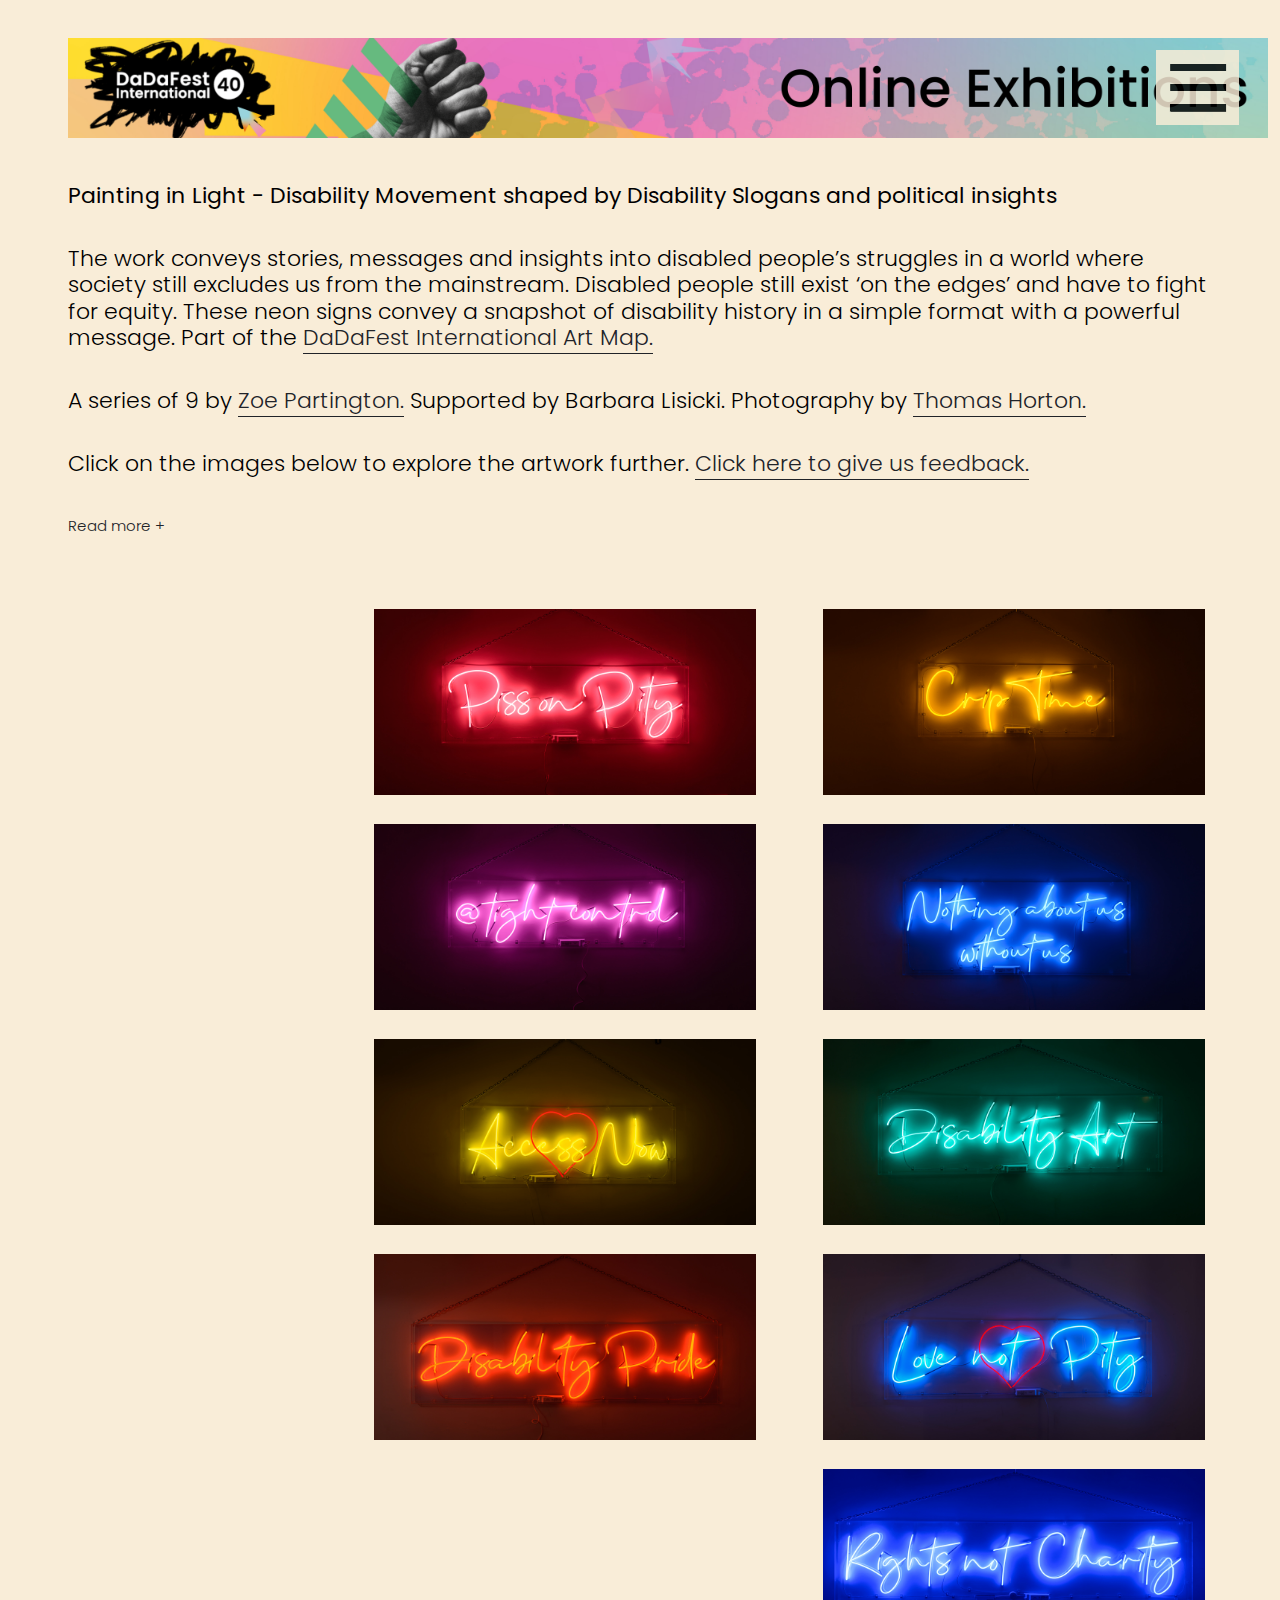
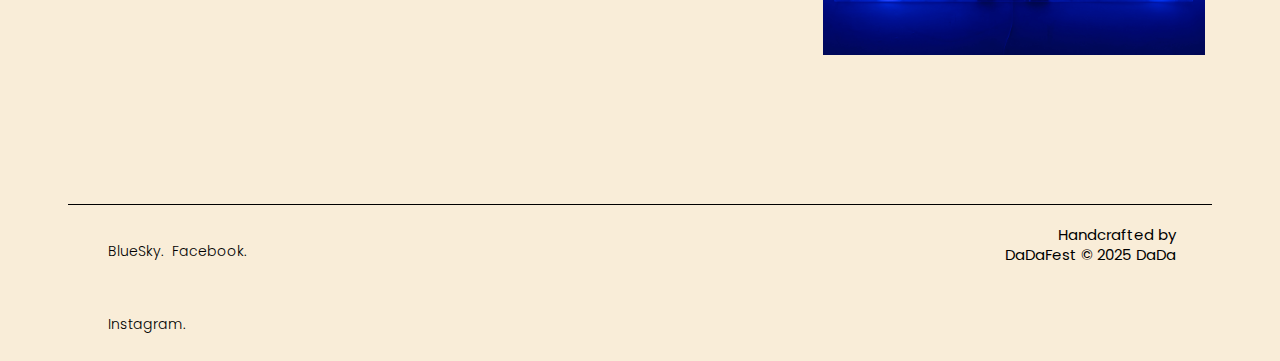
<file: index.html>
<!DOCTYPE html>
<html class="no-js">
<head>


    <!-- Meta info -->
    <meta http-equiv="Content-Type" content="text/html;charset=utf-8">
    <meta name="viewport" content="width=device-width, initial-scale=1.0">
    <title>Painting in Light</title>
    <meta content="" name="description">
    <meta name="author" content="">
    <meta name="format-detection" content="">

    <!-- Styles -->
    <link href="https://fonts.googleapis.com/css2?family=Poppins:ital,wght@0,100;0,200;0,300;0,400;0,500;0,600;0,700;0,800;0,900;1,100;1,200;1,300;1,400;1,500;1,600;1,700;1,800;1,900&display=swap" rel="stylesheet" type='text/css'>
    <link href="styles/main.css" rel="stylesheet" media="screen, print" type="text/css">
    <script src="lib/modernizr-2.6.2.js"></script>
</head>
<body>
    <div id="container" style="left: 0px;">
        <section id="content">
            
<header>
    <div id="pfd">
        <a href="index.html">

        </a>
        <a href="https://www.dadafest.co.uk/what-we-do/dadafest/dadafest-2025-ddfi40-rage/">
            <img src="images/Rage Email Footer.png" alt="DaDaFest International 40, Rage: A Quiet Riot!">
        </a>
    </div>
    <div id="preamble" class="home">
        <div class="preamble">

    <h1><strong>Painting in Light - Disability Movement shaped by Disability Slogans and political insights</strong></h1>
    <h1>The work conveys stories, messages and insights into disabled people’s struggles in a world where society still excludes us from the mainstream. Disabled people still exist ‘on the edges’ and have to fight for equity. These neon signs convey a snapshot of disability history in a simple format with a powerful message. Part of the <a href="https://www.google.com/maps/d/u/6/edit?mid=1982Owdwbe7xfUzgCC3x5mLZkq3m4P5o&usp=sharing">DaDaFest International Art Map.</a></h1>
    <h1>A series of 9 by <a href="about.html">Zoe Partington.</a> Supported by Barbara Lisicki. Photography by <a href="https://www.tom-horton.co.uk">Thomas Horton.</a></h1>
    <h1>Click on the images below to explore the artwork further. <a href="https://uk.culturecounts.cc/s/6F714H">Click here to give us feedback.</a></h1>
    <p class="em" style="display: none;">
        Zoe’s work is rooted in the transformative time of the British disability movement in the late 1980s and early 1990s, when tens of thousands of disabled people and allies campaigned for civil rights. The neon slogans are direct references to the campaign, and their vivid illumination reflects both the shock and joy of a people breaking out of charitable victimhood and passivity. Bright and defiant, they are a reminder of the importance of remembering the slogans and phrases that have cohered disabled people.
    </a></p>
    <p class="em" style="display: none;">
		Zoe is a Disabled Artists who has spent 30 years campaigning for disability rights after meeting Barbara Lisicki and working alongside her from the late 90’s. This exhibition is a joint dialogue between 2 disabled artists and professionals who have a lifetime of experience of living in a non-disabled world. Zoe has a chronic condition and is partially blind. She has a wicked sense of humour and is quite diverse in her approach to disabilty arts. She mentors and trains cultural organisations and mentors disabled artists. This exhibition celebrates the achievements and diversity of disability arts while acknowledging the hard-won battles that have started changes in the inclusive arts sector of today. 
    </a></p>
    <p class="em" style="display: none;">
        Disability Arts creates work that counteracts misunderstandings, misconceptions, stereotypes and negative narratives surrounding the lives of disabled people. Its strength is that it is created by disabled and Deaf people, artists and creatives.         
    </a></p>
	<a class="read-more" href="#">Read more +</a></div>
<p>&nbsp;
	</p>

    </div>
</header>
<div id="our-work">
    <ul>
<li><a href="project-detail-page copy 1.html"><img src="images/work/TH-2023-06-28-TC-Disability-Slogans-1093.jpg" alt="The wording reads on the artwork, 'Crip Time', - bright yellow neon lights in a stylised handwritten font. The neon words are framed inside a transparent perspex box."><div class="overlay"><summary><h2>CRIP TIME</h2><h3>Neon glass tube lights/ surrounded by a Perspex box with electric plug in</h3></summary></div></a></li>
<li><a href="project-detail-page copy 2.html"><img src="images/work/TH-2023-06-28-TC-Disability-Slogans-1109.jpg" alt="The wording reads on the art work, 'Piss on Pity', - in bright pink neon lights quite flamboyant in a stylised handwritten font. The neon words are framed inside a transparent Perspex box."><div class="overlay"><summary><h2>PISS ON PITY</h2><h3>Neon glass tube lights/ surrounded by a Perspex box with electric plug in</h3></summary></div></a></li>
<li><a href="project-detail-page copy 3.html"><img src="images/work/TH-2023-06-28-TC-Disability-Slogans-1120.jpg" alt="The wording reads on the art work. 'Nothing About Us Without Us',- in dark blue neon lights in a stylised handwritten font The neon words are framed inside a transparent perspex box."><div class="overlay"><summary><h2>Nothing About Us Without Us</h2><h3>Neon glass tube lights/ surrounded by a Perspex box with electric plug in</h3></summary></div></a></li>
<li><a href="project-detail-page copy 4.html"><img src="images/work/TH-2023-06-28-TC-Disability-Slogans-1096.jpg" alt="The wording reads on the artwork '@TightControl'- neon lights in shocking pink lights created in a stylised handwritten font. The neon words are framed inside a transparent perspex box."><div class="overlay"><summary><h2>@TIGHTCONTROL</h2><h3>Neon glass tube lights/ surrounded by a Perspex box with electric plug in</h3></summary></div></a></li>
<li><a href="project-detail-page copy 5.html"><img src="images/work/TH-2023-06-28-TC-Disability-Slogans-1128.jpg" alt="The wording reads on the artwork, 'Disability Art', - turquoise blue neon lights in a stylised handwritten font The neon words are framed inside a transparent perspex box."><div class="overlay"><summary><h2>Disability Art</h2><h3>Neon glass tube lights/ surrounded by a Perspex box with electric plug in</h3></summary></div></a></li>
<li><a href="project-detail-page copy 6.html"><img src="images/work/TH-2023-06-28-TC-Disability-Slogans-1105.jpg" alt="The wording reads on the artwork, 'Access Now'- bright yellow wording with a love heart in red behind the wording, the neon lights are in a stylised handwritten font The neon words are framed inside a transparent perspex box."><div class="overlay"><summary><h2>Access Now</h2><h3>Neon glass tube lights/ surrounded by a Perspex box with electric plug in</h3></summary></div></a></li><br>
<li><a href="project-detail-page copy 7.html"><img src="images/work/TH-2023-06-28-TC-Disability-Slogans-1117.jpg" alt="The wording reads on the artwork. 'Love not Pity', - in bright blue lettering and a love heart in red behind the word. All in neon lights in a stylised handwritten font The neon words are framed inside a transparent perspex box."><div class="overlay"><summary><h2>Love Not Pity</h2><h3>Neon glass tube lights/ surrounded by a Perspex box with electric plug in</h3></summary></div></a></li>
<li><a href="project-detail-page copy 8.html"><img src="images/work/TH-2023-06-28-TC-Disability-Slogans-1131.jpg" alt="The wording reads on the artwork. 'Disability Pride'- in pink neon lights in a stylised handwritten font The neon words are framed inside a transparent perspex box."><div class="overlay"><summary><h2>Disability Pride</h2><h3>Neon glass tube lights/ surrounded by a Perspex box with electric plug in</h3></summary></div></a></li>
<li><a href="project-detail-page copy 9.html"><img src="images/work/TH-2023-06-28-TC-Disability-Slogans-1073.jpg" alt="The wording reads on the artwork. 'Rights not Charity'- blue marine neon lights in a stylised handwritten font. The neon words are framed inside a transparent perspex box."><div class="overlay"><summary><h2>Rights Not Charity</h2><h3>Neon glass tube lights/ surrounded by a Perspex box with electric plug in</h3></summary></div></a></li>

</ul>
</div>
</section>

       <footer id="msf">
            <div class="wrapper">
                <ul id="lets-be-social">
                    <li>
                        <a href="https://bsky.app/profile/dadafest.bsky.social" rel="external" target="_blank" title="Follow DaDa on BlueSky">BlueSky.</a>
                    </li>
                    <li>
                        <a href="https://www.facebook.com/DaDaFest" rel="external" target="_blank" title="Be DaDa's Facebook friend">Facebook.</a>
                    </li>
                    <li>
                        <a href="https://www.instagram.com/dadafest/" rel="external" target="_blank" title="DaDa's Instagram">Instagram.</a>
                    </li>
                </ul>
                
                <div id="legal">
                	<span>Handcrafted by<br>DaDaFest &copy; 2025 DaDa</span>
                </div>
                
            </div><!-- wrapper -->
        </footer><!-- footer -->
    </div><!-- container -->
    
    
    <nav id="toc">
        <ul>
            <li>
                <a class="active" href="index.html">Work.</a></li>
            <li>
                <a href="about.html">About the Artist.</a></li>
            <li>
                <a href="what-we-do.html">What we do.</a></li>
        </ul>
	</nav>
       
       
    <div id="no-script">
        <div>
            <p>
                This website is fully responsive and requires Javascript.<br>
                Please <a href="http://enable-javascript.com/">enable javascript</a> to use this site without issue.</p>
        </div>
    </div><!-- no-script -->
    
    
    <script src="ajax/jquery-1.11.0.min.js"></script>
    <script src="scripts/pyaari-main.1.0.js"></script>
    <script src="scripts/pyaari-menu.1.0.js"></script>
    <script>
        $(document).ready(function () {
            PfdMenu._ctor();
        });
    </script>
    

    <script>
    	$(document).ready(function(){
	       ReadMore.init();
    	})
    </script>


</body>
</html>
</file>
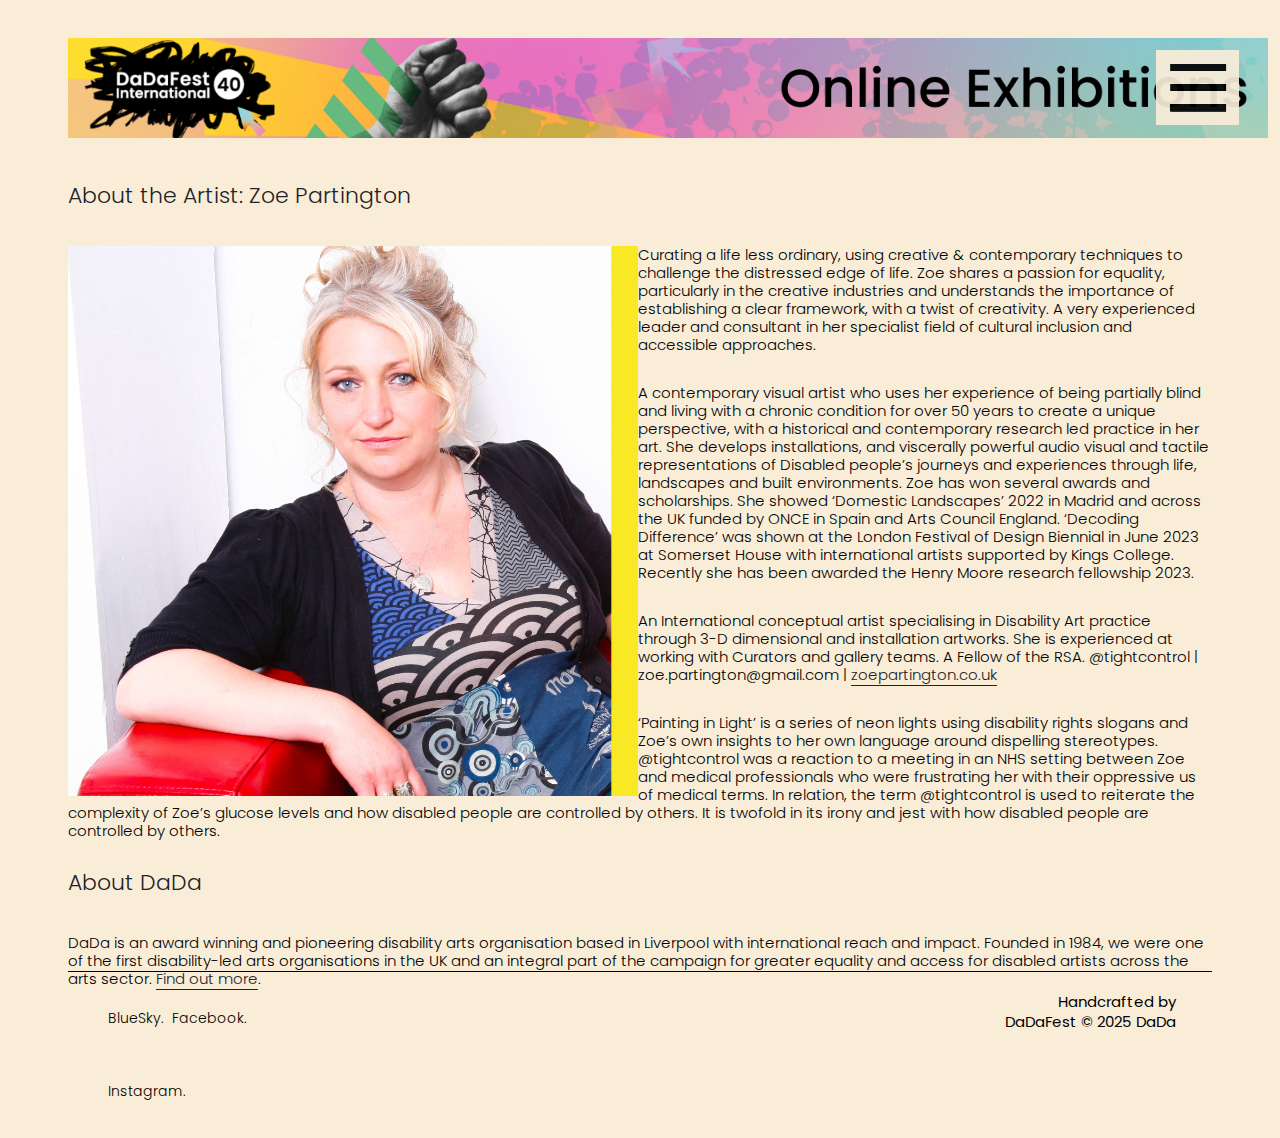
<file: about.html>
<!DOCTYPE html>
<html class="no-js">
<head>


    <!-- Meta info -->
    <meta http-equiv="Content-Type" content="text/html;charset=utf-8">
    <meta name="viewport" content="width=device-width, initial-scale=1.0">
    <title>About</title>
    <meta content="" name="description">
    <meta name="author" content="">
    <meta name="format-detection" content="">

    <!-- Styles -->
    <link href="https://fonts.googleapis.com/css2?family=Poppins:ital,wght@0,100;0,200;0,300;0,400;0,500;0,600;0,700;0,800;0,900;1,100;1,200;1,300;1,400;1,500;1,600;1,700;1,800;1,900&display=swap" rel="stylesheet" type='text/css'>
    <link href="styles/main.css" rel="stylesheet" media="screen, print" type="text/css">
    <script src="lib/modernizr-2.6.2.js"></script>
</head>
<body>
    <div id="container">
        <section id="content">
            
<header>
    <div id="pfd">
        <a href="https://www.dadafest.co.uk/what-we-do/dadafest/dadafest-2025-ddfi40-rage/">
            <img src="images/Rage Email Footer.png" alt="DaDaFest International 40, Rage: A Quiet Riot!">
        </a>
    </div>
    
    <div id="preamble">
            <h1>About the Artist: Zoe Partington</h1>
            <img src="images/Zoe Partington pic 1.jpeg" height=550px width=max style=float:left alt="A photo of the artist, Zoe Partington. She is a white woman with blonde hair in an up do, wearing a blue dress and black shawl. She is sat on a red sofa against a white wall, looking into the camera.">
			<p>Curating a life less ordinary, using creative & contemporary techniques to challenge the distressed edge of life. Zoe shares a passion for equality, particularly in the creative industries and understands the importance of establishing a clear framework, with a twist of creativity. A very experienced leader and consultant in her specialist field of cultural inclusion and accessible approaches.</p>
            <p>A contemporary visual artist who uses her experience of being partially blind and living with a chronic condition for over 50 years to create a unique perspective, with a historical and contemporary research led practice in her art. She develops installations, and viscerally powerful audio visual and tactile representations of Disabled people’s journeys and experiences through life, landscapes and built environments. Zoe has won several awards and scholarships. She showed ‘Domestic Landscapes’ 2022 in Madrid and across the UK funded by ONCE in Spain and Arts Council England. ‘Decoding Difference’ was shown at the London Festival of Design Biennial in June 2023 at Somerset House with international artists supported by Kings College. Recently she has been awarded the Henry Moore research fellowship 2023.</p>
            <p>An International conceptual artist specialising in Disability Art practice through 3-D dimensional and installation artworks.  She is experienced at working with Curators and gallery teams. A Fellow of the RSA. @tightcontrol | zoe.partington@gmail.com | <a href="https://www.zoepartington.co.uk/">zoepartington.co.uk</a></p>
            <p>‘Painting in Light’ is a series of neon lights using disability rights slogans and Zoe’s own insights to her own language around dispelling stereotypes. @tightcontrol was a reaction to a meeting in an NHS setting between Zoe and medical professionals who were frustrating her with their oppressive us of medical terms. In relation, the term @tightcontrol is used to reiterate the complexity of Zoe’s glucose levels and how disabled people are controlled by others. It is twofold in its irony and jest with how disabled people are controlled by others.</p>
			<h1>About DaDa</h1>
			<p>DaDa is an award winning and pioneering disability arts organisation based in Liverpool with international reach and impact. Founded in 1984, we were one of the first disability-led arts organisations in the UK and an integral part of the campaign for greater equality and access for disabled artists across the arts sector. <a href="https://www.dadafest.co.uk/who-we-are/about-us/">Find out more</a>.</p>
	</div>
</header>

<footer id="msf">
    <div class="wrapper">
        <ul id="lets-be-social">
            <li>
                <a href="https://bsky.app/profile/dadafest.bsky.social" rel="external" target="_blank" title="Follow DaDa on BlueSky">BlueSky.</a>
            </li>
            <li>
                <a href="https://www.facebook.com/DaDaFest" rel="external" target="_blank" title="Be DaDa's Facebook friend">Facebook.</a>
            </li>
            <li>
                <a href="https://www.instagram.com/dadafest/" rel="external" target="_blank" title="DaDa's Instagram">Instagram.</a>
            </li>
        </ul>
        
        <div id="legal">
            <span>Handcrafted by<br>DaDaFest &copy; 2025 DaDa</span>
        </div>
        
    </div><!-- wrapper -->
</footer><!-- footer -->
</div><!-- container -->
    
    
    <nav id="toc">
        <ul>
            <li>
                <a href="index.html">Work.</a></li>
            <li>
                <a class="active" href="about.html">About.</a></li>
            <li>
                <a href="what-we-do.html">What we do.</a></li>
        </ul>
	</nav>
        
    <div id="no-script">
        <div>
            <p>The Pyaari website is fully responsive and requires Javascript.<br> Please <a href="http://enable-javascript.com/">enable javascript</a> to use this site without issue.</p>
        </div>
    </div><!-- no-script -->
    
    <script src="ajax/jquery-1.11.0.min.js"></script>
    <script src="scripts/pyaari-main.1.0.js"></script>
    <script src="scripts/pyaari-menu.1.0.js"></script>
    <script>
        $(document).ready(function () {
            PfdMenu._ctor();
        });
    </script>
    

    <script>
    	$(document).ready(function(){
	       ReadMore.init();
    	})
    </script>


</body>
</html>
</file>
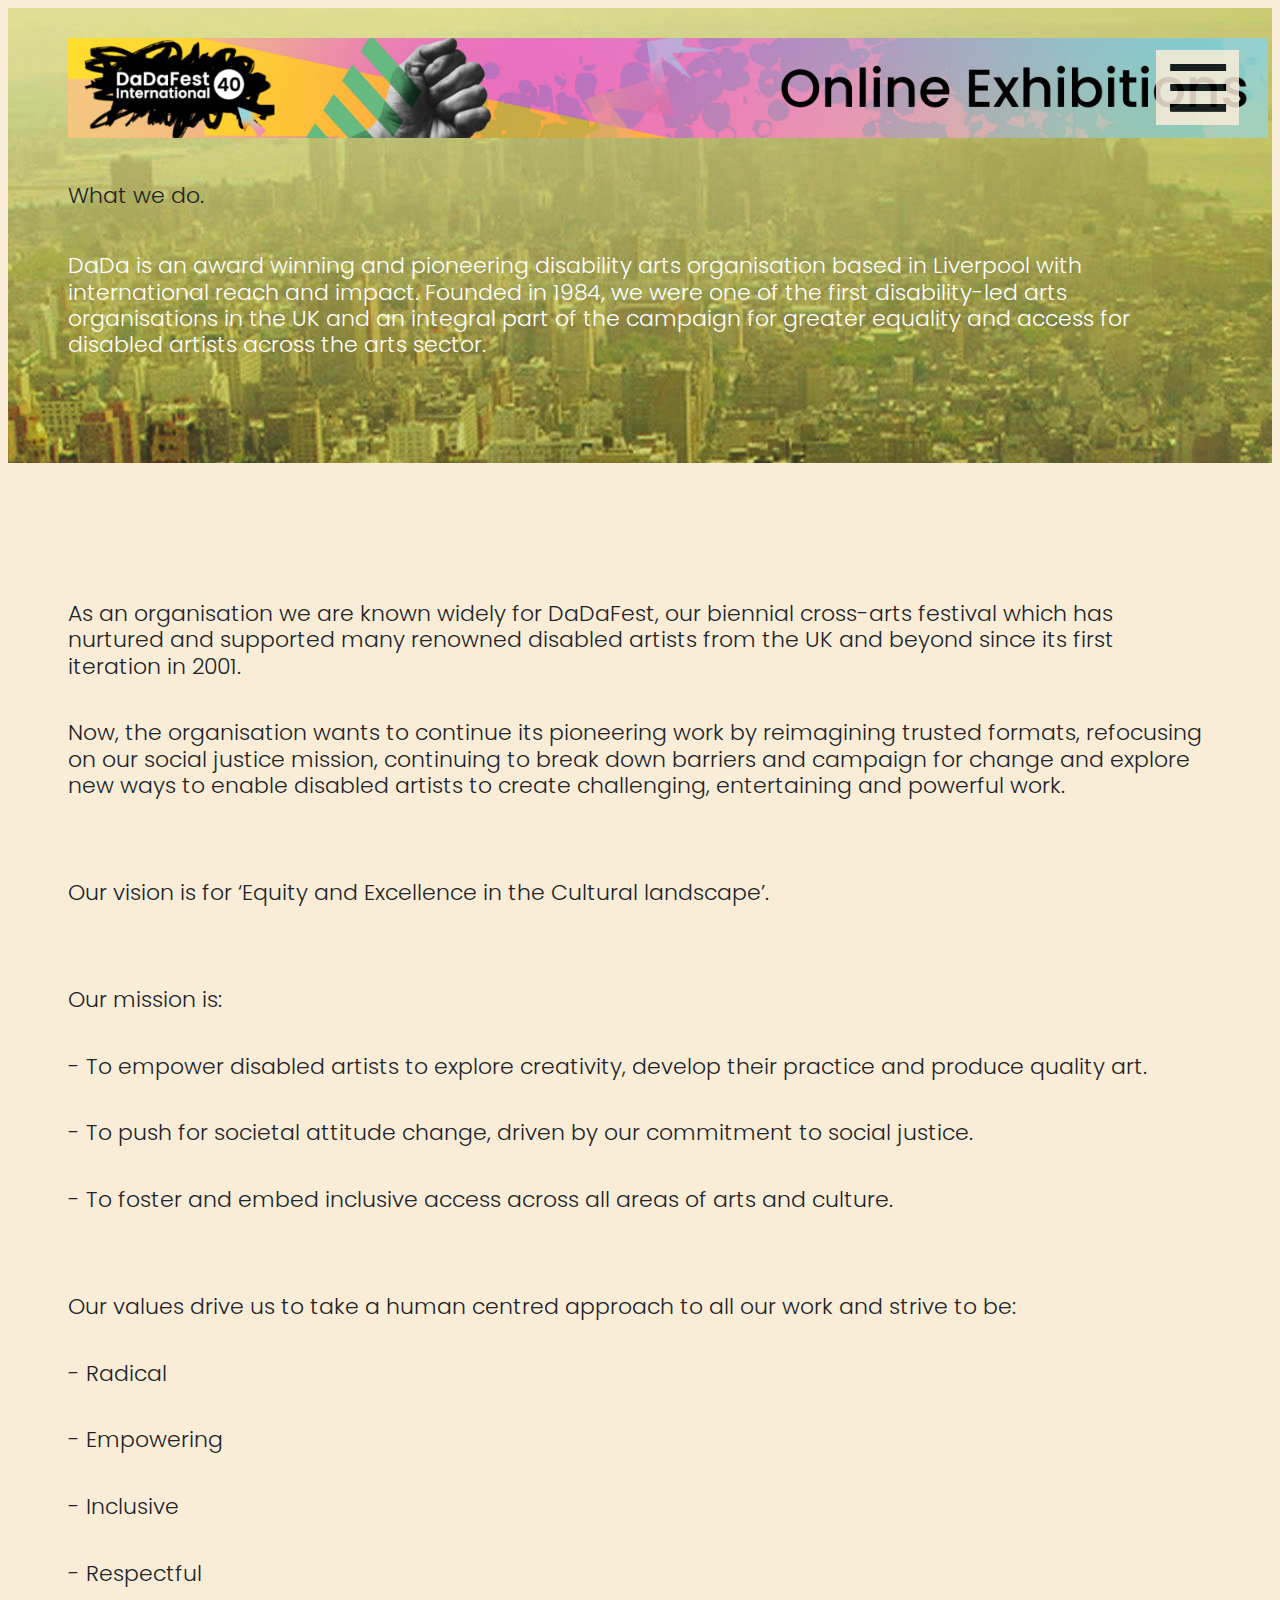
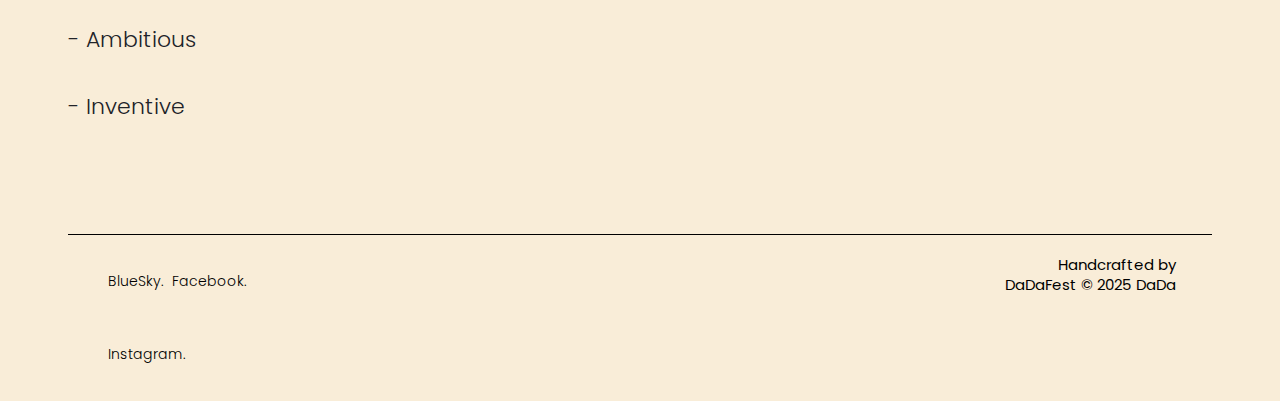
<file: what-we-do.html>
<!DOCTYPE html>
<html class="no-js">
<head>


    <!-- Meta info -->
    <meta http-equiv="Content-Type" content="text/html;charset=utf-8">
    <meta name="viewport" content="width=device-width, initial-scale=1.0">
    <title>What We Do</title>
    <meta content="" name="description">
    <meta name="author" content="">
    <meta name="format-detection" content="">

    <!-- Styles -->
    <link href="https://fonts.googleapis.com/css2?family=Poppins:ital,wght@0,100;0,200;0,300;0,400;0,500;0,600;0,700;0,800;0,900;1,100;1,200;1,300;1,400;1,500;1,600;1,700;1,800;1,900&display=swap" rel="stylesheet" type='text/css'>
    <link href="styles/main.css" rel="stylesheet" media="screen, print" type="text/css">
    <script src="lib/modernizr-2.6.2.js"></script>
    
    
</head>
<body>
    <div id="container">
        <section id="content">
            
<div id="what-we-do">
	<header>
        <div id="pfd">
            <a href="https://www.dadafest.co.uk/what-we-do/dadafest/dadafest-2025-ddfi40-rage/">
                <img src="images/Rage Email Footer.png" alt="DaDaFest International 40, Rage: A Quiet Riot!">
            </a>
        </div>
        
    	<div id="preamble">
        	<h1>What we do.</h1>
				<p class="em" style="color:#fff;">DaDa is an award winning and pioneering disability arts organisation based in Liverpool with international reach and impact. Founded in 1984, we were one of the first disability-led arts organisations in the UK and an integral part of the campaign for greater equality and access for disabled artists across the arts sector.</p>
		</div>
	</header>


	<section id="web-design">
		<article>
        	<h2>As an organisation we are known widely for DaDaFest, our biennial cross-arts festival which has nurtured and supported many renowned disabled artists from the UK and beyond since its first iteration in 2001.</h2>
			<h2>Now, the organisation wants to continue its pioneering work by reimagining trusted formats, refocusing on our social justice mission, continuing to break down barriers and campaign for change and explore new ways to enable disabled artists to create challenging, entertaining and powerful work. </h2>
            <h2></h2>
            <h2>Our vision is for ‘Equity and Excellence in the Cultural landscape’.</h2>
            <h2></h2>
            <h2>Our mission is:</h2>
            <h2>- To empower disabled artists to explore creativity, develop their practice and produce quality art.</h2>
            <h2>- To push for societal attitude change, driven by our commitment to social justice.</h2>
            <h2>- To foster and embed inclusive access across all areas of arts and culture.</h2>
            <h2></h2>
            <h2>Our values drive us to take a human centred approach to all our work and strive to be:</h2>
            <h2>- Radical</h2>
            <h2>- Empowering</h2>
            <h2>- Inclusive</h2>
            <h2>- Respectful</h2>
            <h2>- Ambitious</h2>
            <h2>- Inventive</h2>
		</article>
	</section>
</div><!-- what we do -->


<footer id="msf">
    <div class="wrapper">
        <ul id="lets-be-social">
            <li>
                <a href="https://bsky.app/profile/dadafest.bsky.social" rel="external" target="_blank" title="Follow DaDa on BlueSky">BlueSky.</a>
            </li>
            <li>
                <a href="https://www.facebook.com/DaDaFest" rel="external" target="_blank" title="Be DaDa's Facebook friend">Facebook.</a>
            </li>
            <li>
                <a href="https://www.instagram.com/dadafest/" rel="external" target="_blank" title="DaDa's Instagram">Instagram.</a>
            </li>
        </ul>
        
        <div id="legal">
            <span>Handcrafted by<br>DaDaFest &copy; 2025 DaDa</span>
        </div>
        
    </div><!-- wrapper -->
</footer><!-- footer -->
</div><!-- container -->
    
    
    <nav id="toc">
        <ul>
            <li>
                <a href="index.html">Work.</a></li>
            <li>
                <a href="about.html">About.</a></li>
            <li>
                <a class="active" href="what-we-do.html">What we do.</a></li>
        </ul>
	</nav>
        
    <div id="no-script">
        <div>
            <p>The Pyaari website is fully responsive and requires Javascript.<br> Please <a href="http://enable-javascript.com/">enable javascript</a> to use this site without issue.</p>
        </div>
    </div><!-- no-script -->
    
    
    <script src="ajax/jquery-1.11.0.min.js"></script>
    <script src="scripts/pyaari-main.1.0.js"></script>
    <script src="scripts/pyaari-menu.1.0.js"></script>
    <script>
        $(document).ready(function () {
            PfdMenu._ctor();
        });
    </script>
    

    <script>
    	$(document).ready(function(){
	       ReadMore.init();
    	})
    </script>


</body>
</html>
</file>
<file: styles/main.css>
-moz-appearance: none;
  -moz-border-radius: 0;
  -webkit-appearance: none;
  -webkit-border-radius: 0;
  margin: 0;
  padding: 0; }

.cf {
  zoom: 1; }

.cf:after,
.cf:before {
  content: ' ';
  display: table; }

.cf:after {
  clear: both; }

a:link,
a:visited {
  color: inherit; }

a:hover,
a:active {
  outline: 0; }

a:focus {
  outline: thin dotted; }

h1, h2, h3, h4, h5, h6 {
  font-size: 100%; }

img {
  border-style: none;
  vertical-align: bottom; }

fieldset {
  border-style: none; }

html, body {
  height: 100%; }

body {
  -moz-text-size-adjust: none;
  -ms-text-size-adjust: none;
  -webkit-text-size-adjust: none;
  background-color: #f9edd8;
  font: normal normal 62.5%/1em 'Poppins', sans-serif;
  font-size: 62.5%; }

article, aside, details, figcaption, figure, footer, header, hgroup, main, menu, nav, section, summary {
  display: block; }

audio, canvas, video {
  display: inline-block; }



#no-script{background-color:#212328;color:#000000;display:none;left:0;height:130px;position:fixed;top:0;width:100%;z-index:10000}
#no-script div{font-size:14px;font-weight:300;line-height:1em;padding:60px;text-align:left;width:100%;}
#no-script a{color:#fff;text-decoration:underline;}
#no-script a:active,#no-script a:hover{color:#000000;text-decoration:none;}
.no-js #no-script{display:block;}
.no-js body{margin-top:75px;}
#container{min-height:100%;position:relative;}
section#content{padding-bottom:120px;}
section#content .strong{color:#212328;}
section#content header{padding:0 60px 0px;}
section#content #pfd{padding:30px 0}
section#content #pfd img{height:100px;width:max}section#content #preamble,section#content article{max-width:1200px}section#content #preamble h1,section#content article h1{color:#212328;font:300 22px/1.2em Poppins,sans-serif;padding-bottom:1em}section#content #preamble h2,section#content article h2{color:#000000;font:300 15px/1.4em Poppins,sans-serif;padding-bottom:1em}section#content #preamble h3,section#content article h3{color:#212328;font:300 15px/1.4em Poppins,sans-serif}section#content #preamble p,section#content article p{color:#000000;font:300 15px/1.2em Poppins,sans-serif;padding-bottom:1em}section#content #preamble p.space-after,section#content article p.space-after{padding-bottom:50px}section#content #preamble .em,section#content article .em{color:#000000;font:300 22px/1.2em Poppins,sans-serif;padding-bottom:1em}section#content #preamble a,section#content article a{border-bottom:1px solid #212328;color:#212328;text-decoration:none}section#content #preamble a:hover,section#content article a:hover{border-bottom-color:#80807e;color:#80807e}section#content #preamble.home h1{color:#000000}section#content #our-work{zoom:1}section#content #our-work:after,section#content #our-work:before{content:' ';display:table}section#content #our-work:after{clear:both}section#content #our-work{margin-bottom:0}section#content #our-work ul{list-style:none}section#content #our-work ul li{display:block;float:right;height:215px;width:449px;position:relative}section#content #our-work ul li a{text-decoration:none}section#content #our-work ul li img{width:85%}section#content #our-work ul li .overlay{background-color:none;height:87%;left:0;position:absolute;top:0;width:85%;opacity:0;-webkit-transition:all .4s ease-in-out;-moz-transition:all .4s ease-in-out;-o-transition:all .4s ease-in-out;-ms-transition:all .4s ease-in-out;transition:all .4s ease-in-out}section#content #our-work ul li .overlay:hover{background-color:#000000;height:87%;left:0;position:absolute;top:0;width:85%;opacity:1;-webkit-transition:all .4s ease-in-out;-moz-transition:all .4s ease-in-out;-o-transition:all .4s ease-in-out;-ms-transition:all .4s ease-in-out;transition:all .4s ease-in-out}section#content #our-work ul li .overlay summary{bottom:50px;left:20px;padding-right:80px;position:absolute}section#content #our-work ul li .overlay summary h2{background:url(../images/pfd-sprites.png) no-repeat left bottom;color:#fff;font:400 20px/1em Poppins,sans-serif;padding-bottom:15px}section#content #our-work ul li .overlay summary h3{color:#ffff;font:300 15px/0.9em Poppins,sans-serif;padding-top:12px}section#content #our-work ul li .overlay .loves{-moz-borderradius:40px;-webkit-borderradius:40px;background-color:#fff;border-radius:40px;height:80px;position:absolute;right:60px;text-align:center;top:60px;width:80px}section#content #our-work ul li .overlay .loves span{background:transparent url(../images/pfd-sprites.png) no-repeat right -121px;color:#ed7b47;font:300 15px/1.4em Poppins,sans-serif;line-height:80px;padding-right:25px}section#content #pfd-work{position:relative;zoom:1}section#content #pfd-work footer{bottom:-80px;padding:50px 60px 0;position:absolute;right:0}section#content #pfd-work footer #other-projects{float:right;list-style:none}section#content #pfd-work footer #other-projects li{float:left;margin-left:12px}section#content #pfd-work footer #other-projects a{background:#f8f8f8 url(../images/pfd-sprites.png) no-repeat;display:block;height:30px;text-indent:-8000px;width:34px}section#content #pfd-work footer #other-projects a.previous-work{background-position:0 -30px}section#content #pfd-work footer #other-projects a.next-work{background-position:0 -60px}section#content #pfd-work:after,section#content #pfd-work:before{content:' ';display:table}section#content #pfd-work:after{clear:both}section#content #work-bio{left:0;position:fixed;top:0;width:40%}section#content #work-bio #preamble h1{line-height:1em;padding-bottom:0}section#content #work-bio #preamble h2,section#content #work-bio #preamble p.space-after{padding-bottom:50px}section#content #work-bio #links{height:80px;list-style:none;margin:40px 0}section#content #work-bio #links li{float:left;margin-right:40px}section#content #work-bio #links #ilovethis{-moz-borderradius:40px;-webkit-borderradius:40px;background-color:#fc3e3c;border-radius:40px;cursor:pointer;display:block;height:80px;text-align:center;width:80px}section#content #work-bio #links #ilovethis span{background:transparent url(../images/pfd-sprites.png) no-repeat right -201px;color:#fff;font:300 15px/1.4em Poppins,sans-serif;line-height:80px;padding-right:25px}section#content #work-bio #links #ilovethis.unloved,section#content #work-bio #links #ilovethis:hover{background:#212328 url(../images/pfd-sprites.png) no-repeat 10px -170px}section#content #work-bio #links #ilovethis.unloved span,section#content #work-bio #links #ilovethis:hover span{display:none}section#content #work-bio #links #ilovethis.loved:hover{background-image:none}section#content #work-bio #links #ilovethis.loved:hover span{display:inline}section#content #work-bio #links #home{-moz-borderradius:40px;-webkit-borderradius:40px;background:#fc3e3c url(../images/pfd-sprites.png) no-repeat 50% -250px;border-radius:40px;cursor:pointer;display:block;height:80px;text-indent:-8000px;width:80px}section#content #work-visuals{float:right;width:60%}section#content #work-visuals ul{list-style:none}section#content #work-visuals ul li{line-height:0;margin-bottom:10px}section#content #work-visuals ul li img{width:100%}section#content #preamble a.read-more{border-style:none;color:#212328;font:300 15px/1.4em Poppins,sans-serif;text-decoration:none}section#content #preamble a.read-more:hover{color:#80807e}section #what-we-do header{background:transparent url(../images/grass.jpg) no-repeat 50% top fixed;padding:0 60px}section#content #what-we-do header #preamble{padding-bottom:60px}section #what-we-do article{padding:120px 60px}section #what-we-do article h2{color:#212328;font:300 22px/1.2em Poppins,sans-serif}section#content footer#msf{bottom:0;left:0;position:absolute;width:100%}footer#msf .wrapper{border-top:1px solid #000000;height:73px;margin:0 60px}footer#msf ul#lets-be-social{float:left;width:230px;list-style:none}footer#msf ul#lets-be-social li{float:left;padding-right:8px}footer#msf div#legal{float:right;font:400 15px/1em Poppins,sans-serif;text-align:right;width:300px}footer#msf div#legal span{padding-right:36px}footer#msf li a,footer#msf span{line-height:73px}footer#msf #legal span{line-height:20px;margin-top:20px;display:block;background:url() right center no-repeat}footer#msf a{font:300 14px Poppins,sans-serif;text-decoration:none}footer#msf a:hover{color:#80807e}nav#toc{background-color:#212328;height:100%;position:fixed;right:-240px;top:0;width:240px}nav#toc ul{list-style:none;padding:60px 40px 0}nav#toc ul li{border-top:1px solid #424650;padding:4px 0 5px}nav#toc ul li a{color:#ffff;font:300 15px/2em Poppins,sans-serif;text-decoration:none}nav#toc ul li a.active,nav#toc ul li a:hover{color:#fff}nav#toc ul li:first-child{border-top:none}nav#toc a#toc-actuator{background:#f8f8f8 url(../images/pfd-sprites2.png) no-repeat left top;cursor:pointer;display:block;height:75px;left:-124px;position:absolute;text-indent:-8000px;top:50px;width:83px;z-index:5000}@media screen and (max-width:1200px){footer#msf .wrapper{margin:0 30px}section#content header{padding:0 30px 60px}section#content #pfd{padding-top:30px}section#content #our-work ul li .overlay summary{left:30px}section#content #our-work ul li .overlay .loves{right:30px;top:30px}section#content #pfd-work footer{padding:50px 30px 0}section#content #what-we-do header{padding:0 30px}section#content #what-we-do article{padding:120px 30px}section#content #what-we-do #web-design .parallax{background:#ededeb url(/images/web-development-med.jpg) no-repeat 50% 0!important;height:750px}section#content #what-we-do #identity article{padding:120px 30px}nav#toc ul{padding-top:30px}nav#toc a#toc-actuator{left:-64px;top:30px}}@media screen and (max-width:768px){section#content #work-bio{float:none;position:relative;width:auto}section#content #work-visuals{float:none;width:auto}section#content #pfd-work #links{display:none}section#content #what-we-do section{height:auto!important}section#content #what-we-do section article{padding:60px 30px}section#content #what-we-do #web-design .parallax{background:#ededeb url(/images/web-development-sm.jpg) no-repeat 50% 0!important;height:460px}section#content #what-we-do #identity{border-bottom:none}section#content #what-we-do #identity article{padding:60px 30px}section#content #pfd-about #example-photographs li,section#content #what-we-do #photography #example-photographs li{width:100%!important}section#content p.em{font:300 15px/1.4em Poppins,sans-serif!important}}@media screen and (max-width:460px){section#content{padding-bottom:234px}section#content #what-we-do #photography #example-photographs li{min-height:50px}footer#msf .wrapper{padding:20px 0}footer#msf ul#lets-be-social{float:none;width:auto;zoom:1}footer#msf ul#lets-be-social:after,footer#msf ul#lets-be-social:before{content:' ';display:table}footer#msf ul#lets-be-social:after{clear:both}footer#msf div#legal{float:none;width:auto}footer#msf div#legal span{display:block;padding-left:0;text-align:left}footer#msf li a,footer#msf span{line-height:2em}}
</file>
